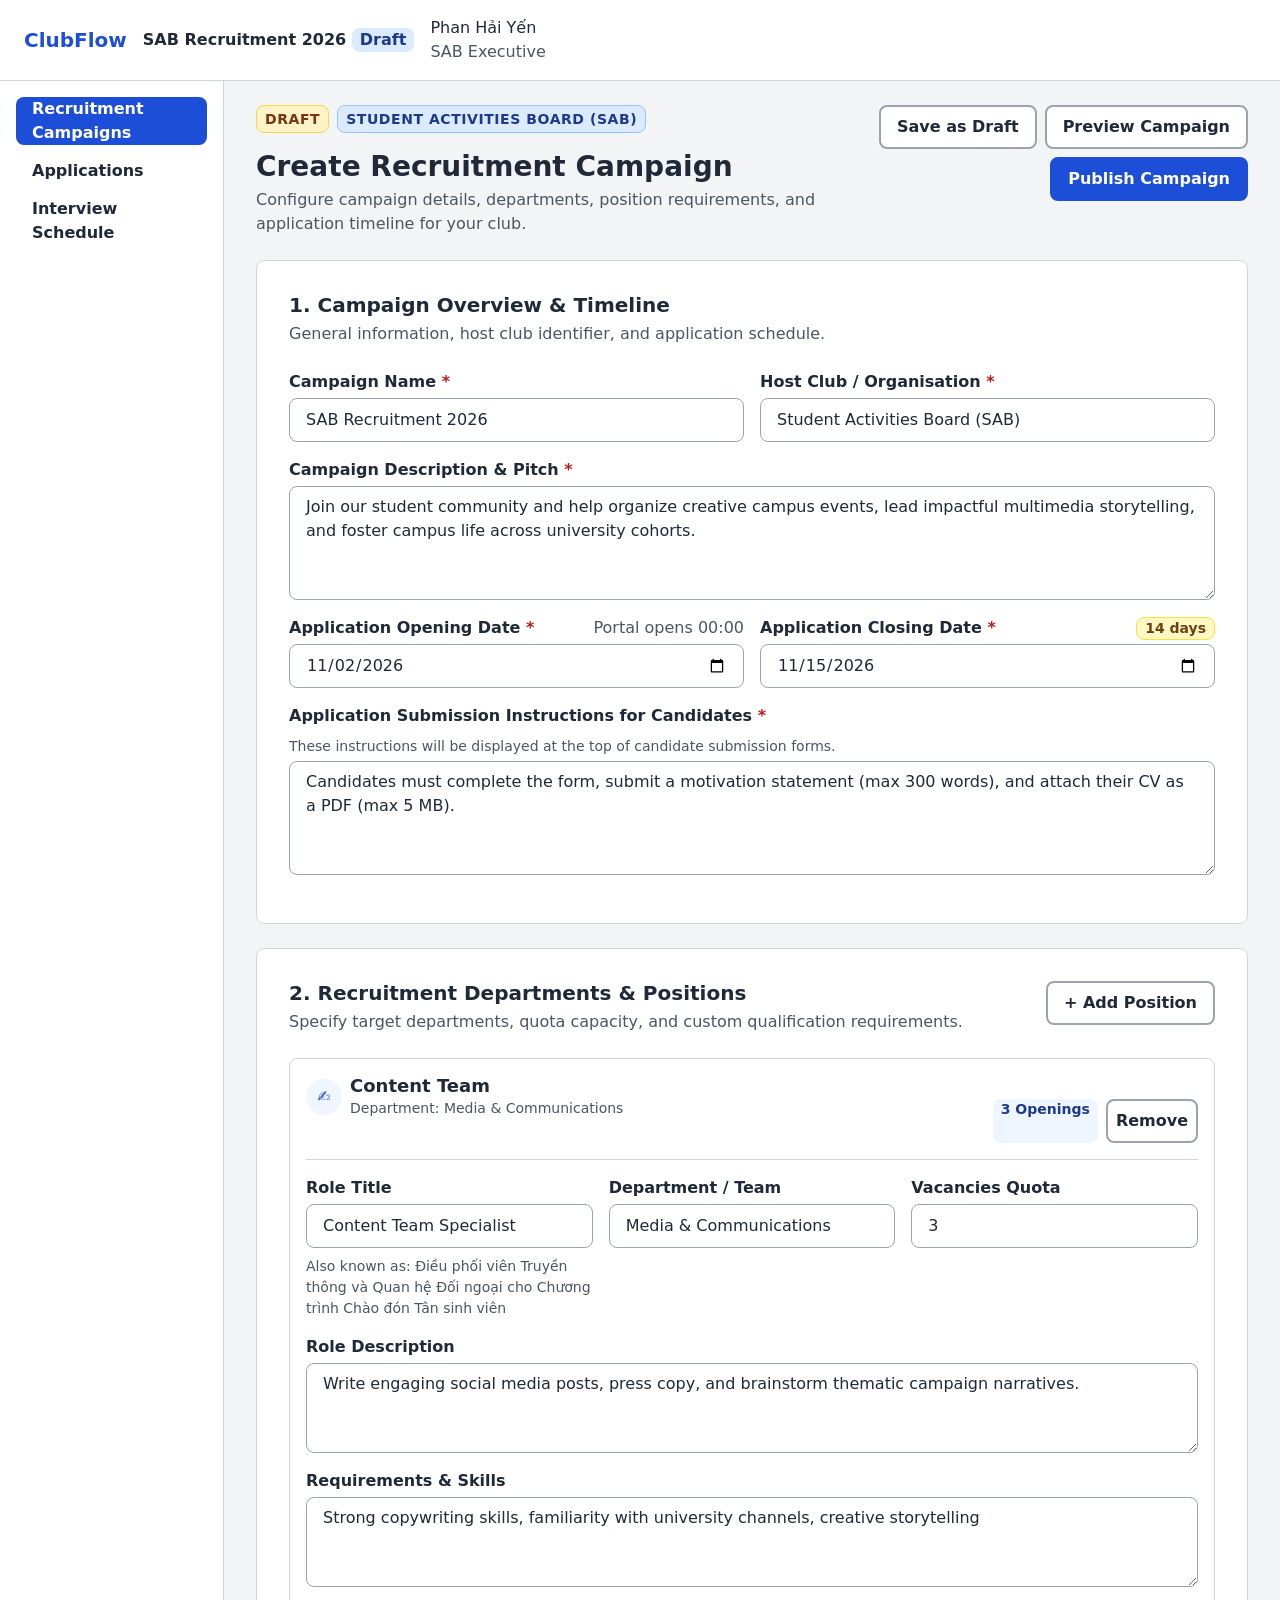
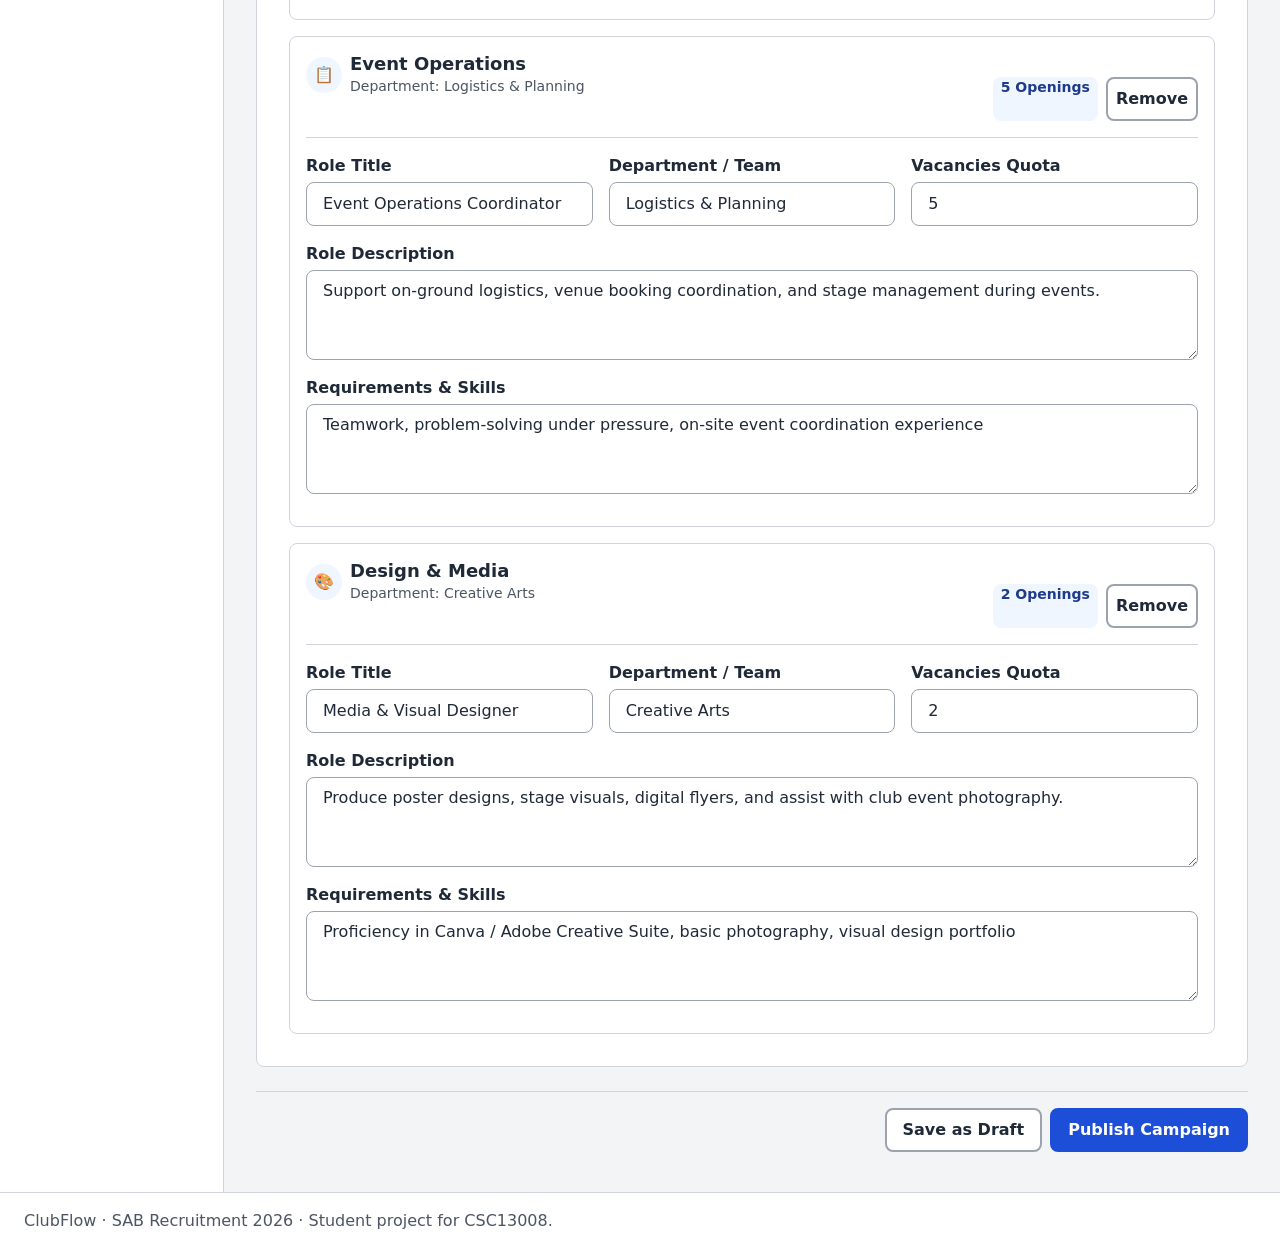
<file: index.html>
<!DOCTYPE html>
<html lang="en">
<head>
  <meta charset="utf-8">
  <meta name="viewport" content="width=device-width, initial-scale=1">
  <title>Create Recruitment Campaign — ClubFlow</title>
  <link rel="stylesheet" href="css/styles.css">
</head>
<body>

  <!-- ── App shell: header ──────────────────────────────────────────────── -->
  <header class="app-header">
    <p class="brand">ClubFlow</p>
    <p class="campaign-name">SAB Recruitment 2026 <span class="badge badge-info">Draft</span></p>
    <p class="user">Phan Hải Yến <span class="user-role">SAB Executive</span></p>
  </header>

  <!-- ── App shell: nav ────────────────────────────────────────────────── -->
  <nav class="app-nav" aria-label="Main">
    <ul class="nav-list">
      <li><a class="nav-link" href="index.html" aria-current="page">Recruitment Campaigns</a></li>
      <li><a class="nav-link" href="applications.html">Applications</a></li>
      <li><a class="nav-link" href="schedule.html">Interview Schedule</a></li>
    </ul>
  </nav>

  <!-- ── Main content ───────────────────────────────────────────────────── -->
  <main class="app-main">

    <!-- Page title block -->
    <div class="page-title campaign-page-title">
      <div>
        <div class="campaign-status-bar">
          <span class="status-tag status-tag-draft">Draft</span>
          <span class="status-tag status-tag-club">Student Activities Board (SAB)</span>
        </div>
        <h1>Create Recruitment Campaign</h1>
        <p class="lead">Configure campaign details, departments, position requirements, and application timeline for your club.</p>
      </div>
      <div class="campaign-top-actions">
        <button class="button button-secondary" type="button">Save as Draft</button>
        <button class="button button-secondary" type="button">Preview Campaign</button>
        <button class="button button-primary" type="submit" form="campaign-form">Publish Campaign</button>
      </div>
    </div>

    <!-- ── Campaign form ─────────────────────────────────────────────────── -->
    <form id="campaign-form" action="applications.html" method="get" novalidate>

      <!-- Section 1: Campaign Overview & Timeline -->
      <section class="form-section" aria-labelledby="section-overview">
        <div class="form-section-header">
          <h2 id="section-overview">1. Campaign Overview &amp; Timeline</h2>
          <p class="lead">General information, host club identifier, and application schedule.</p>
        </div>

        <!-- Campaign Name + Host Club -->
        <div class="field-row field-row--name-host">
          <div class="field">
            <label for="campaign-name">Campaign Name <span class="req" aria-hidden="true">*</span></label>
            <input
              id="campaign-name"
              name="campaign-name"
              type="text"
              value="SAB Recruitment 2026"
              aria-required="true"
              autocomplete="off"
            >
          </div>
          <div class="field">
            <label for="host-club">Host Club / Organisation <span class="req" aria-hidden="true">*</span></label>
            <input
              id="host-club"
              name="host-club"
              type="text"
              value="Student Activities Board (SAB)"
              aria-required="true"
              autocomplete="off"
            >
          </div>
        </div>

        <!-- Campaign Description -->
        <div class="field-row field-row--full">
          <div class="field">
            <label for="campaign-description">Campaign Description &amp; Pitch <span class="req" aria-hidden="true">*</span></label>
            <textarea
              id="campaign-description"
              name="campaign-description"
              rows="4"
              aria-required="true"
            >Join our student community and help organize creative campus events, lead impactful multimedia storytelling, and foster campus life across university cohorts.</textarea>
          </div>
        </div>

        <!-- Application Dates -->
        <div class="field-row field-row--dates">
          <div class="field">
            <div class="date-label-row">
              <label for="date-open">Application Opening Date <span class="req" aria-hidden="true">*</span></label>
              <span class="meta">Portal opens 00:00</span>
            </div>
            <input
              id="date-open"
              name="date-open"
              type="date"
              value="2026-11-02"
              required
            >
          </div>
          <div class="field">
            <div class="date-label-row">
              <label for="date-close">Application Closing Date <span class="req" aria-hidden="true">*</span></label>
              <span class="duration-badge">14 days</span>
            </div>
            <input
              id="date-close"
              name="date-close"
              type="date"
              value="2026-11-15"
              required
            >
          </div>
        </div>

        <!-- Submission Instructions -->
        <div class="field-row field-row--full">
          <div class="field">
            <label for="submission-instructions">
              Application Submission Instructions for Candidates <span class="req" aria-hidden="true">*</span>
            </label>
            <p class="field-hint" id="instructions-hint">These instructions will be displayed at the top of candidate submission forms.</p>
            <textarea
              id="submission-instructions"
              name="submission-instructions"
              rows="4"
              aria-required="true"
              aria-describedby="instructions-hint"
            >Candidates must complete the form, submit a motivation statement (max 300 words), and attach their CV as a PDF (max 5 MB).</textarea>
          </div>
        </div>

      </section><!-- /section 1 -->

      <!-- Section 2: Recruitment Departments & Positions -->
      <section class="form-section" aria-labelledby="section-positions">
        <div class="form-section-header-row">
          <div>
            <h2 id="section-positions">2. Recruitment Departments &amp; Positions</h2>
            <p class="lead">Specify target departments, quota capacity, and custom qualification requirements.</p>
          </div>
          <button class="button button-secondary" type="button">+ Add Position</button>
        </div>

        <!-- Position 1: Content Team -->
        <article class="position-card" aria-label="Position: Content Team">
          <div class="position-card-header">
            <div class="position-card-title">
              <span class="dept-icon" aria-hidden="true">✍</span>
              <div>
                <h3>Content Team</h3>
                <span class="dept-label">Department: Media &amp; Communications</span>
              </div>
            </div>
            <div class="actions">
              <span class="openings-badge">3 Openings</span>
              <button class="button button-secondary button-small" type="button" aria-label="Remove Content Team position">Remove</button>
            </div>
          </div>

          <div class="position-card-body">
            <fieldset>
              <legend class="sr-only">Content Team position details</legend>
              <div class="position-fields-row">
                <div class="field">
                  <label for="pos1-title">Role Title</label>
                  <!-- Long Vietnamese name — layout test item -->
                  <input
                    id="pos1-title"
                    name="pos1-title"
                    type="text"
                    value="Content Team Specialist"
                    autocomplete="off"
                  >
                  <p class="field-hint overflow-wrap-anywhere">Also known as: Điều phối viên Truyền thông và Quan hệ Đối ngoại cho Chương trình Chào đón Tân sinh viên</p>
                </div>
                <div class="field">
                  <label for="pos1-dept">Department / Team</label>
                  <input
                    id="pos1-dept"
                    name="pos1-dept"
                    type="text"
                    value="Media &amp; Communications"
                    autocomplete="off"
                  >
                </div>
                <div class="field field--quota">
                  <label for="pos1-quota">Vacancies Quota</label>
                  <input
                    id="pos1-quota"
                    name="pos1-quota"
                    type="number"
                    value="3"
                    min="1"
                    autocomplete="off"
                  >
                </div>
              </div>
              <div class="field-row field-row--full">
                <div class="field">
                  <label for="pos1-desc">Role Description</label>
                  <textarea id="pos1-desc" name="pos1-desc" rows="3">Write engaging social media posts, press copy, and brainstorm thematic campaign narratives.</textarea>
                </div>
              </div>
              <div class="field-row field-row--full">
                <div class="field">
                  <label for="pos1-skills">Requirements &amp; Skills</label>
                  <textarea id="pos1-skills" name="pos1-skills" rows="3">Strong copywriting skills, familiarity with university channels, creative storytelling</textarea>
                </div>
              </div>
            </fieldset>
          </div>
        </article><!-- /position 1 -->

        <!-- Position 2: Event Operations -->
        <article class="position-card" aria-label="Position: Event Operations">
          <div class="position-card-header">
            <div class="position-card-title">
              <span class="dept-icon" aria-hidden="true">📋</span>
              <div>
                <h3>Event Operations</h3>
                <span class="dept-label">Department: Logistics &amp; Planning</span>
              </div>
            </div>
            <div class="actions">
              <span class="openings-badge">5 Openings</span>
              <button class="button button-secondary button-small" type="button" aria-label="Remove Event Operations position">Remove</button>
            </div>
          </div>

          <div class="position-card-body">
            <fieldset>
              <legend class="sr-only">Event Operations position details</legend>
              <div class="position-fields-row">
                <div class="field">
                  <label for="pos2-title">Role Title</label>
                  <input
                    id="pos2-title"
                    name="pos2-title"
                    type="text"
                    value="Event Operations Coordinator"
                    autocomplete="off"
                  >
                </div>
                <div class="field">
                  <label for="pos2-dept">Department / Team</label>
                  <input
                    id="pos2-dept"
                    name="pos2-dept"
                    type="text"
                    value="Logistics &amp; Planning"
                    autocomplete="off"
                  >
                </div>
                <div class="field field--quota">
                  <label for="pos2-quota">Vacancies Quota</label>
                  <input
                    id="pos2-quota"
                    name="pos2-quota"
                    type="number"
                    value="5"
                    min="1"
                    autocomplete="off"
                  >
                </div>
              </div>
              <div class="field-row field-row--full">
                <div class="field">
                  <label for="pos2-desc">Role Description</label>
                  <textarea id="pos2-desc" name="pos2-desc" rows="3">Support on-ground logistics, venue booking coordination, and stage management during events.</textarea>
                </div>
              </div>
              <div class="field-row field-row--full">
                <div class="field">
                  <label for="pos2-skills">Requirements &amp; Skills</label>
                  <textarea id="pos2-skills" name="pos2-skills" rows="3">Teamwork, problem-solving under pressure, on-site event coordination experience</textarea>
                </div>
              </div>
            </fieldset>
          </div>
        </article><!-- /position 2 -->

        <!-- Position 3: Design & Media -->
        <article class="position-card" aria-label="Position: Design &amp; Media">
          <div class="position-card-header">
            <div class="position-card-title">
              <span class="dept-icon" aria-hidden="true">🎨</span>
              <div>
                <h3>Design &amp; Media</h3>
                <span class="dept-label">Department: Creative Arts</span>
              </div>
            </div>
            <div class="actions">
              <span class="openings-badge">2 Openings</span>
              <button class="button button-secondary button-small" type="button" aria-label="Remove Design and Media position">Remove</button>
            </div>
          </div>

          <div class="position-card-body">
            <fieldset>
              <legend class="sr-only">Design &amp; Media position details</legend>
              <div class="position-fields-row">
                <div class="field">
                  <label for="pos3-title">Role Title</label>
                  <input
                    id="pos3-title"
                    name="pos3-title"
                    type="text"
                    value="Media &amp; Visual Designer"
                    autocomplete="off"
                  >
                </div>
                <div class="field">
                  <label for="pos3-dept">Department / Team</label>
                  <input
                    id="pos3-dept"
                    name="pos3-dept"
                    type="text"
                    value="Creative Arts"
                    autocomplete="off"
                  >
                </div>
                <div class="field field--quota">
                  <label for="pos3-quota">Vacancies Quota</label>
                  <input
                    id="pos3-quota"
                    name="pos3-quota"
                    type="number"
                    value="2"
                    min="1"
                    autocomplete="off"
                  >
                </div>
              </div>
              <div class="field-row field-row--full">
                <div class="field">
                  <label for="pos3-desc">Role Description</label>
                  <textarea id="pos3-desc" name="pos3-desc" rows="3">Produce poster designs, stage visuals, digital flyers, and assist with club event photography.</textarea>
                </div>
              </div>
              <div class="field-row field-row--full">
                <div class="field">
                  <label for="pos3-skills">Requirements &amp; Skills</label>
                  <textarea id="pos3-skills" name="pos3-skills" rows="3">Proficiency in Canva / Adobe Creative Suite, basic photography, visual design portfolio</textarea>
                </div>
              </div>
            </fieldset>
          </div>
        </article><!-- /position 3 -->

      </section><!-- /section 2 -->

      <!-- ── Bottom action bar ──────────────────────────────────────────── -->
      <div class="campaign-bottom-actions">
        <button class="button button-secondary" type="button">Save as Draft</button>
        <!-- Primary action: submits form → applications.html -->
        <button class="button button-primary" type="submit">Publish Campaign</button>
      </div>

    </form><!-- /campaign form -->

  </main>

  <!-- ── App shell: footer ──────────────────────────────────────────────── -->
  <footer class="app-footer">
    <p>ClubFlow · SAB Recruitment 2026 · Student project for CSC13008.</p>
  </footer>

</body>
</html>
</file>
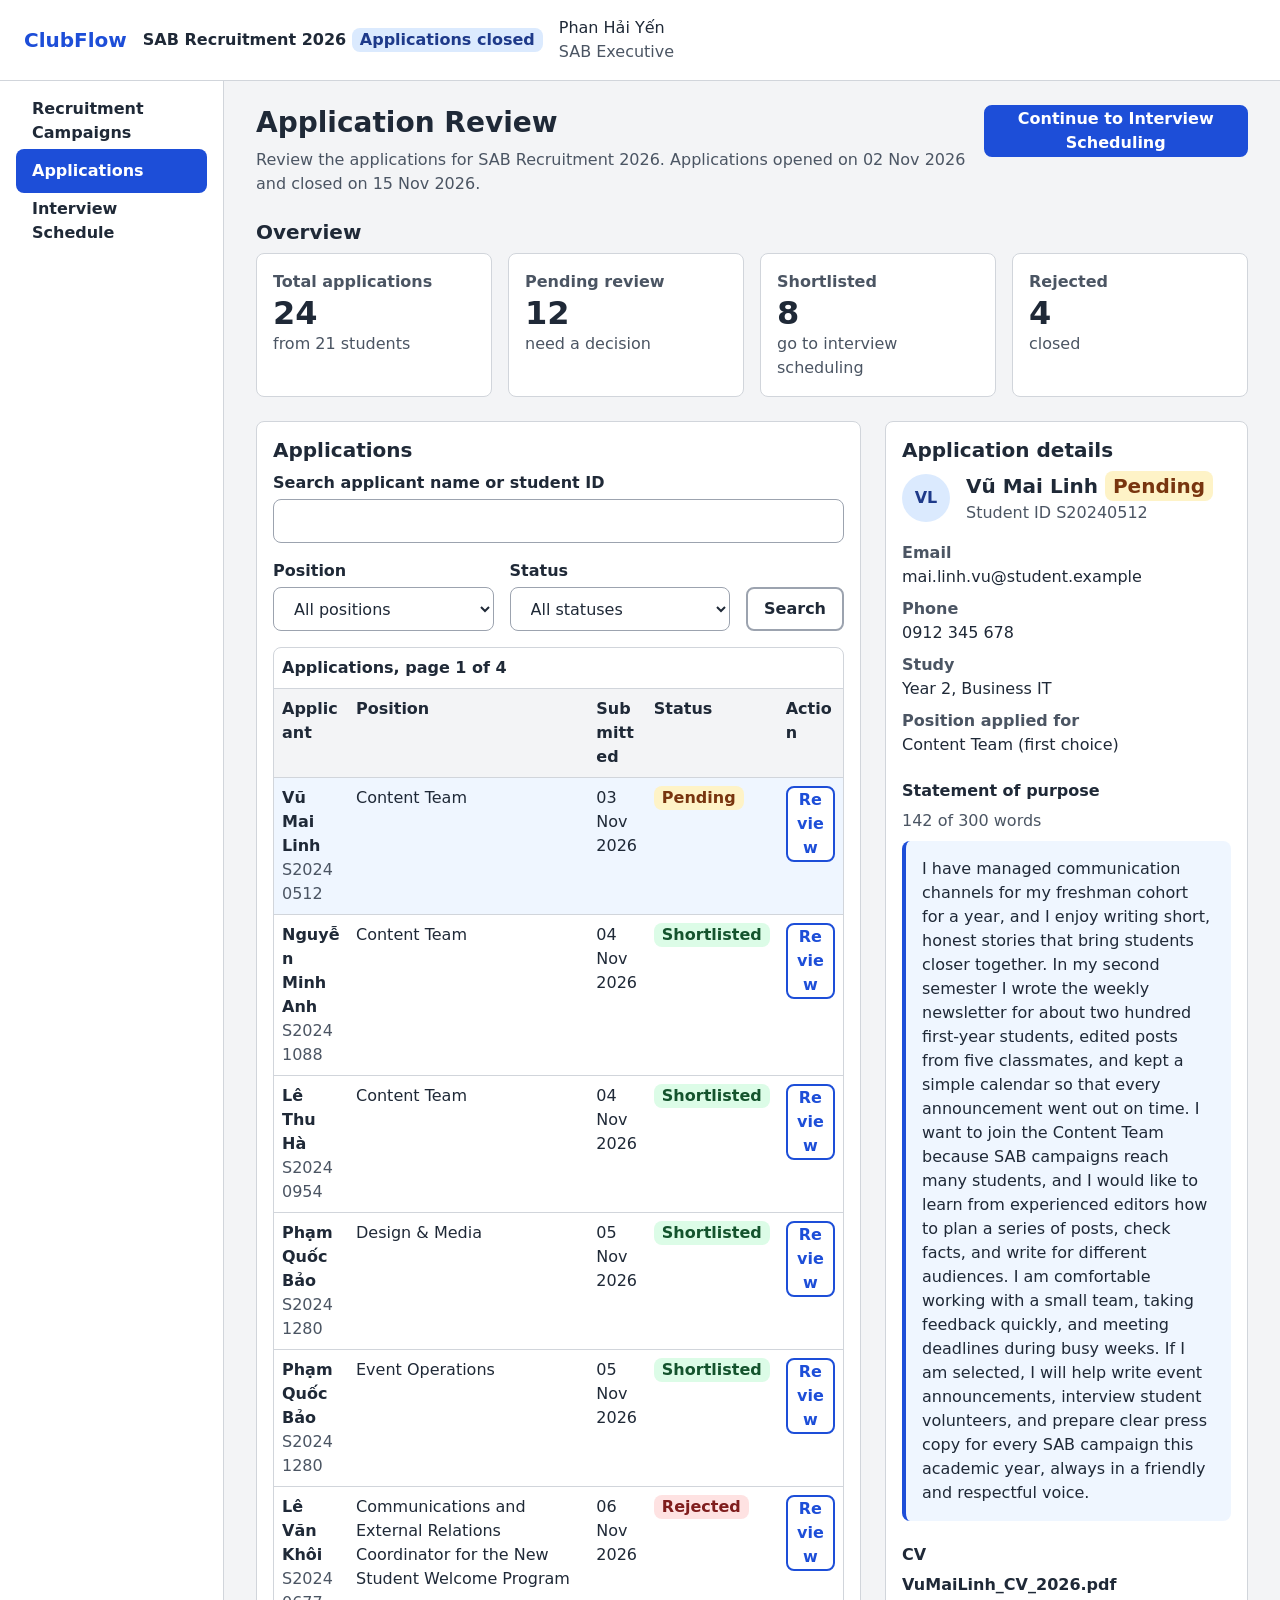
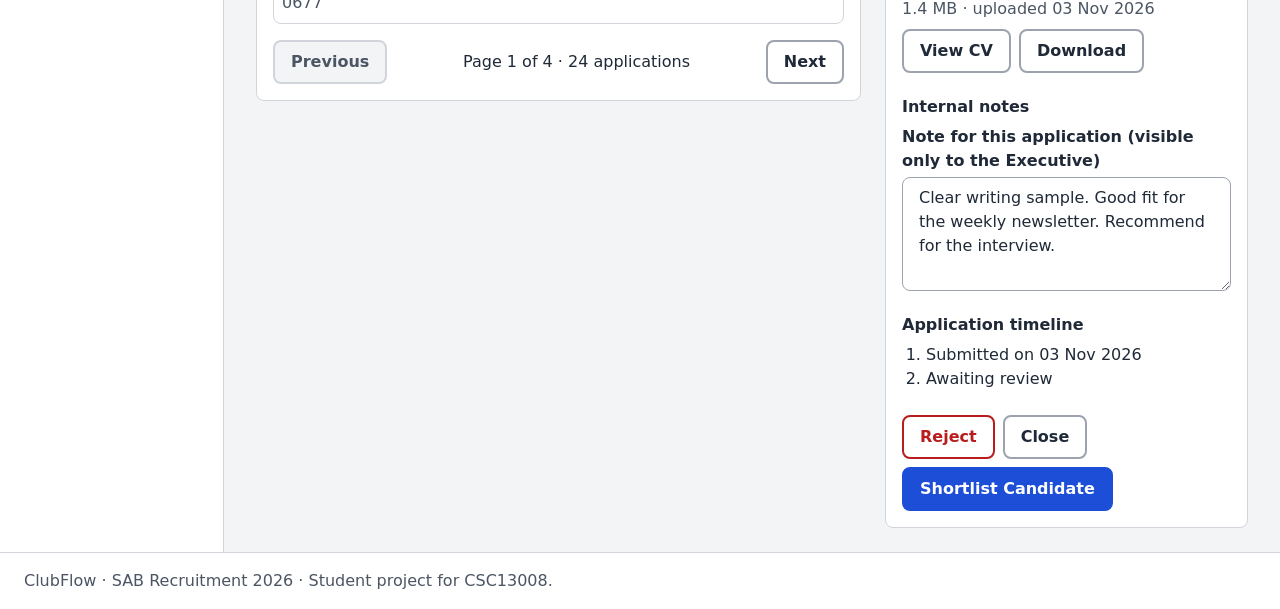
<file: applications.html>
<!DOCTYPE html>
<html lang="en">

<head>
  <meta charset="utf-8">
  <meta name="viewport" content="width=device-width, initial-scale=1">
  <title>Application Review — ClubFlow</title>
  <link rel="stylesheet" href="css/styles.css">
</head>

<body>
  <header class="app-header">
    <p class="brand">ClubFlow</p>
    <p class="campaign-name">SAB Recruitment 2026 <span class="badge badge-info">Applications closed</span></p>
    <p class="user">Phan Hải Yến <span class="user-role">SAB Executive</span></p>
  </header>

  <nav class="app-nav" aria-label="Main">
    <ul class="nav-list">
      <li><a class="nav-link" href="index.html">Recruitment Campaigns</a></li>
      <li><a class="nav-link" href="applications.html" aria-current="page">Applications</a></li>
      <li><a class="nav-link" href="schedule.html">Interview Schedule</a></li>
    </ul>
  </nav>

  <main class="app-main">
    <div class="page-title">
      <div>
        <h1>Application Review</h1>
        <p class="lead">Review the applications for SAB Recruitment 2026. Applications opened on 02 Nov 2026 and closed
          on 15 Nov 2026.</p>
      </div>
      <a class="button button-primary" href="schedule.html">Continue to Interview Scheduling</a>
    </div>

    <section aria-labelledby="overview-title">
      <h2 id="overview-title">Overview</h2>
      <dl class="stats">
        <div class="card stat">
          <dt>Total applications</dt>
          <dd class="stat-value">24</dd>
          <dd class="stat-note">from 21 students</dd>
        </div>
        <div class="card stat">
          <dt>Pending review</dt>
          <dd class="stat-value">12</dd>
          <dd class="stat-note">need a decision</dd>
        </div>
        <div class="card stat">
          <dt>Shortlisted</dt>
          <dd class="stat-value">8</dd>
          <dd class="stat-note">go to interview scheduling</dd>
        </div>
        <div class="card stat">
          <dt>Rejected</dt>
          <dd class="stat-value">4</dd>
          <dd class="stat-note">closed</dd>
        </div>
      </dl>
    </section>

    <div class="review">
      <section class="review-list card" aria-labelledby="list-title">
        <h2 id="list-title">Applications</h2>

        <form class="filters" role="search" aria-label="Filter applications">
          <div class="field">
            <label for="search">Search applicant name or student ID</label>
            <input id="search" name="search" type="search">
          </div>
          <div class="field">
            <label for="position">Position</label>
            <select id="position" name="position">
              <option>All positions</option>
              <option>Content Team</option>
              <option>Event Operations</option>
              <option>Design &amp; Media</option>
            </select>
          </div>
          <div class="field">
            <label for="status">Status</label>
            <select id="status" name="status">
              <option>All statuses</option>
              <option>Pending</option>
              <option>Shortlisted</option>
              <option>Rejected</option>
            </select>
          </div>
          <button class="button button-secondary" type="button">Search</button>
        </form>

        <div class="table-wrap" role="region" aria-labelledby="table-caption" tabindex="0">
          <table>
            <caption id="table-caption">Applications, page 1 of 4</caption>
            <thead>
              <tr>
                <th scope="col">Applicant</th>
                <th scope="col">Position</th>
                <th scope="col">Submitted</th>
                <th scope="col">Status</th>
                <th scope="col">Action</th>
              </tr>
            </thead>
            <tbody>
              <tr class="is-open">
                <th scope="row">Vũ Mai Linh<span class="cell-sub">S20240512</span></th>
                <td>Content Team</td>
                <td>03 Nov 2026</td>
                <td><span class="badge badge-pending">Pending</span></td>
                <td><button class="button button-small" type="button"
                    aria-label="Review Vũ Mai Linh, Content Team">Review</button></td>
              </tr>
              <tr>
                <th scope="row">Nguyễn Minh Anh<span class="cell-sub">S20241088</span></th>
                <td>Content Team</td>
                <td>04 Nov 2026</td>
                <td><span class="badge badge-ok">Shortlisted</span></td>
                <td><button class="button button-small" type="button"
                    aria-label="Review Nguyễn Minh Anh, Content Team">Review</button></td>
              </tr>
              <tr>
                <th scope="row">Lê Thu Hà<span class="cell-sub">S20240954</span></th>
                <td>Content Team</td>
                <td>04 Nov 2026</td>
                <td><span class="badge badge-ok">Shortlisted</span></td>
                <td><button class="button button-small" type="button"
                    aria-label="Review Lê Thu Hà, Content Team">Review</button></td>
              </tr>
              <tr>
                <th scope="row">Phạm Quốc Bảo<span class="cell-sub">S20241280</span></th>
                <td>Design &amp; Media</td>
                <td>05 Nov 2026</td>
                <td><span class="badge badge-ok">Shortlisted</span></td>
                <td><button class="button button-small" type="button"
                    aria-label="Review Phạm Quốc Bảo, Design and Media">Review</button></td>
              </tr>
              <tr>
                <th scope="row">Phạm Quốc Bảo<span class="cell-sub">S20241280</span></th>
                <td>Event Operations</td>
                <td>05 Nov 2026</td>
                <td><span class="badge badge-ok">Shortlisted</span></td>
                <td><button class="button button-small" type="button"
                    aria-label="Review Phạm Quốc Bảo, Event Operations">Review</button></td>
              </tr>
              <tr>
                <th scope="row">Lê Văn Khôi<span class="cell-sub">S20240677</span></th>
                <td>Communications and External Relations Coordinator for the New Student Welcome Program</td>
                <td>06 Nov 2026</td>
                <td><span class="badge badge-no">Rejected</span></td>
                <td><button class="button button-small" type="button"
                    aria-label="Review Lê Văn Khôi, Communications and External Relations Coordinator for the New Student Welcome Program">Review</button>
                </td>
              </tr>
            </tbody>
          </table>
        </div>

        <nav class="pager" aria-label="Application pages">
          <button class="button button-secondary" type="button" disabled>Previous</button>
          <p class="pager-info">Page 1 of 4 · 24 applications</p>
          <button class="button button-secondary" type="button">Next</button>
        </nav>
      </section>

      <section class="review-detail card" aria-labelledby="detail-title">
        <h2 id="detail-title">Application details</h2>
        <div class="person">
          <span class="avatar" aria-hidden="true">VL</span>
          <div>
            <p class="person-name">Vũ Mai Linh <span class="badge badge-pending">Pending</span></p>
            <p class="person-id">Student ID S20240512</p>
          </div>
        </div>
        <dl class="facts">
          <div>
            <dt>Email</dt>
            <dd>mai.linh.vu@student.example</dd>
          </div>
          <div>
            <dt>Phone</dt>
            <dd>0912 345 678</dd>
          </div>
          <div>
            <dt>Study</dt>
            <dd>Year 2, Business IT</dd>
          </div>
          <div>
            <dt>Position applied for</dt>
            <dd>Content Team (first choice)</dd>
          </div>
        </dl>

        <h3>Statement of purpose</h3>
        <p class="meta">142 of 300 words</p>
        <blockquote class="statement">
          <p>I have managed communication channels for my freshman cohort for a year, and I enjoy writing short, honest
            stories that bring students closer together. In my second semester I wrote the weekly newsletter for about
            two hundred first-year students, edited posts from five classmates, and kept a simple calendar so that every
            announcement went out on time. I want to join the Content Team because SAB campaigns reach many students,
            and I would like to learn from experienced editors how to plan a series of posts, check facts, and write for
            different audiences. I am comfortable working with a small team, taking feedback quickly, and meeting
            deadlines during busy weeks. If I am selected, I will help write event announcements, interview student
            volunteers, and prepare clear press copy for every SAB campaign this academic year, always in a friendly and
            respectful voice.</p>
        </blockquote>

        <h3>CV</h3>
        <div class="file">
          <p class="file-name">VuMaiLinh_CV_2026.pdf <span class="meta">1.4 MB · uploaded 03 Nov 2026</span></p>
          <div class="file-actions">
            <button class="button button-secondary" type="button">View CV</button>
            <button class="button button-secondary" type="button">Download</button>
          </div>
        </div>

        <h3>Internal notes</h3>
        <div class="field">
          <label for="notes">Note for this application (visible only to the Executive)</label>
          <textarea id="notes" name="notes"
            rows="4">Clear writing sample. Good fit for the weekly newsletter. Recommend for the interview.</textarea>
        </div>

        <h3>Application timeline</h3>
        <ol class="timeline">
          <li>Submitted on 03 Nov 2026</li>
          <li>Awaiting review</li>
        </ol>

        <div class="actions">
          <button class="button button-danger" type="button">Reject</button>
          <button class="button button-secondary" type="button">Close</button>
          <button class="button button-primary" type="button">Shortlist Candidate</button>
        </div>
      </section>
    </div>
  </main>

  <footer class="app-footer">
    <p>ClubFlow · SAB Recruitment 2026 · Student project for CSC13008.</p>
  </footer>
</body>

</html>
</file>
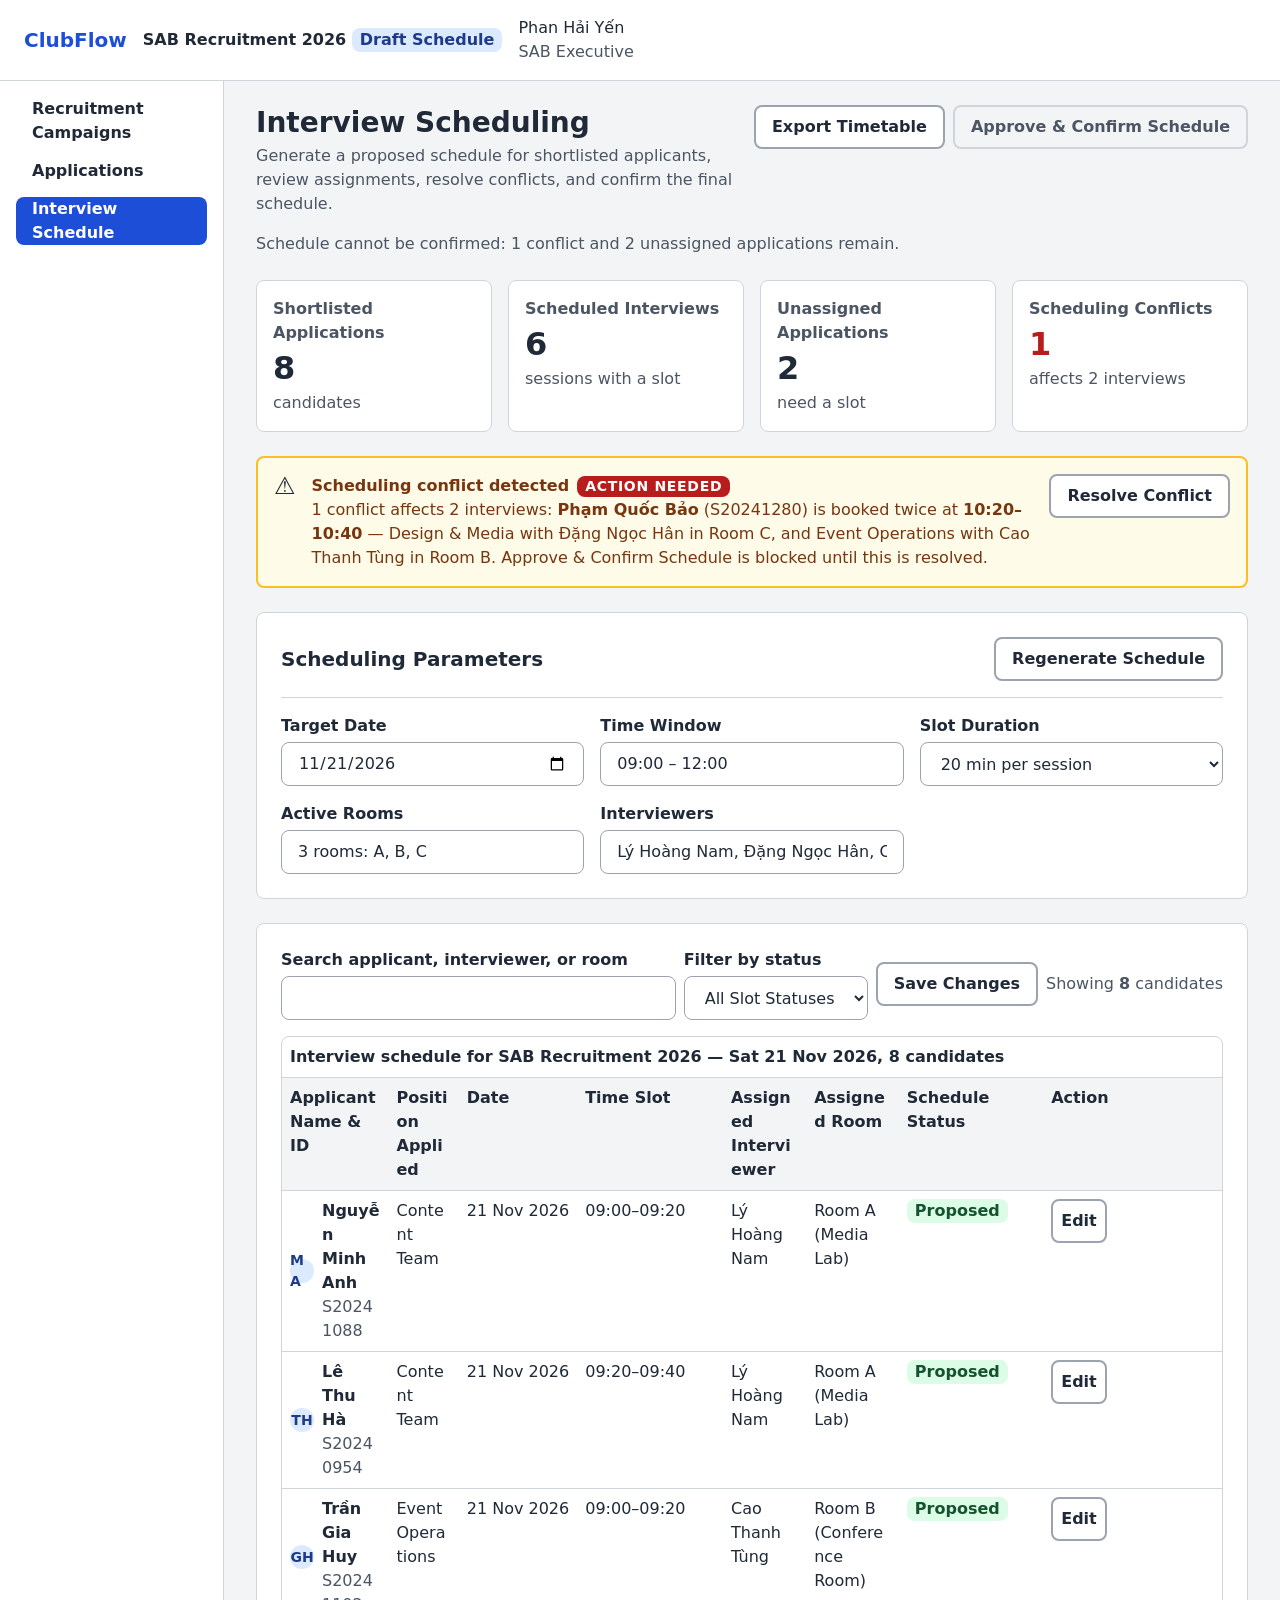
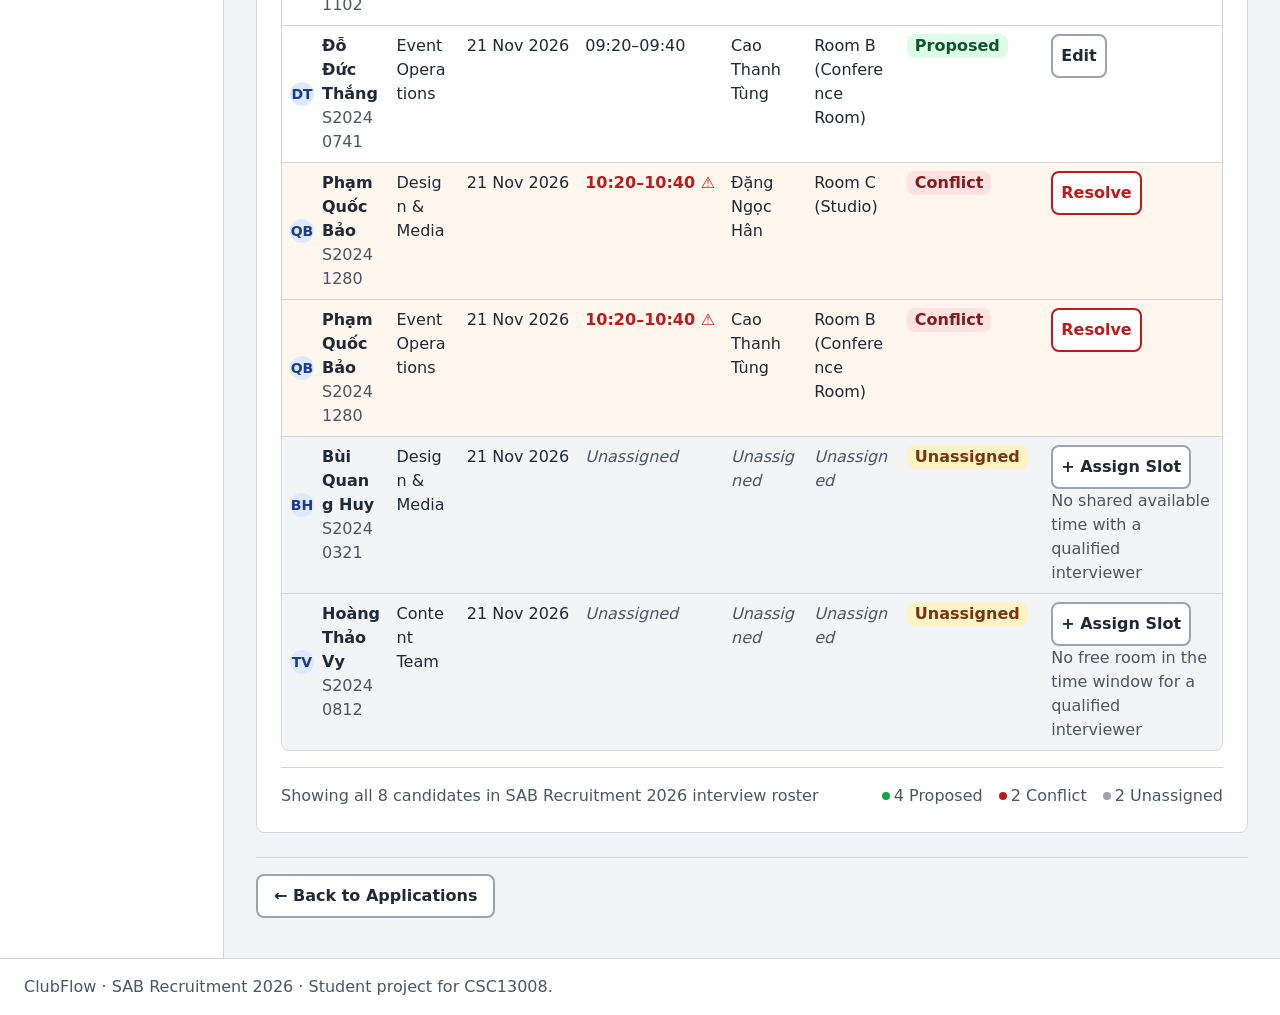
<file: schedule.html>
<!DOCTYPE html>
<html lang="en">
<head>
  <meta charset="utf-8">
  <meta name="viewport" content="width=device-width, initial-scale=1">
  <title>Interview Scheduling — ClubFlow</title>
  <link rel="stylesheet" href="css/styles.css">
</head>
<body>
  <header class="app-header">
    <p class="brand">ClubFlow</p>
    <p class="campaign-name">SAB Recruitment 2026 <span class="badge badge-info">Draft Schedule</span></p>
    <p class="user">Phan Hải Yến <span class="user-role">SAB Executive</span></p>
  </header>

  <nav class="app-nav" aria-label="Main">
    <ul class="nav-list">
      <li><a class="nav-link" href="index.html">Recruitment Campaigns</a></li>
      <li><a class="nav-link" href="applications.html">Applications</a></li>
      <li><a class="nav-link" href="schedule.html" aria-current="page">Interview Schedule</a></li>
    </ul>
  </nav>

  <main class="app-main">

    <!-- Page title block -->
    <div class="schedule-page-title">
      <div class="schedule-title-row">
        <div>
          <h1>Interview Scheduling</h1>
          <p class="lead">Generate a proposed schedule for shortlisted applicants, review assignments, resolve conflicts, and confirm the final schedule.</p>
        </div>
        <!-- Export and Approve live here; flex: none keeps Approve from wrapping -->
        <div class="schedule-title-actions">
          <button class="button button-secondary" type="button">Export Timetable</button>
          <button
            class="button button-primary"
            type="button"
            disabled
            aria-describedby="approve-blocked-reason"
          >Approve &amp; Confirm Schedule</button>
        </div>
      </div>
      <p id="approve-blocked-reason" class="meta">
        Schedule cannot be confirmed: 1 conflict and 2 unassigned applications remain.
      </p>
    </div>

    <!-- ── Summary stat cards ───────────────────────────────────────────── -->
    <dl class="stats">
      <div class="card stat schedule-stat">
        <dt>Shortlisted Applications</dt>
        <dd class="stat-value">8</dd>
        <dd class="stat-note">candidates</dd>
      </div>
      <div class="card stat schedule-stat">
        <dt>Scheduled Interviews</dt>
        <dd class="stat-value">6</dd>
        <dd class="stat-note">sessions with a slot</dd>
      </div>
      <div class="card stat schedule-stat">
        <dt>Unassigned Applications</dt>
        <dd class="stat-value">2</dd>
        <dd class="stat-note">need a slot</dd>
      </div>
      <div class="card stat schedule-stat stat-conflict">
        <dt>Scheduling Conflicts</dt>
        <dd class="stat-value">1</dd>
        <dd class="stat-note">affects 2 interviews</dd>
      </div>
    </dl>

    <!-- ── Conflict banner ──────────────────────────────────────────────── -->
    <div class="conflict-banner" role="alert">
      <span class="conflict-banner-icon" aria-hidden="true">⚠</span>
      <div class="conflict-banner-body">
        <p class="conflict-banner-title">
          Scheduling conflict detected
          <span class="conflict-tag">Action needed</span>
        </p>
        <p>
          1 conflict affects 2 interviews:
          <strong>Phạm Quốc Bảo</strong> (S20241280) is booked twice at
          <strong>10:20–10:40</strong> — Design &amp; Media with Đặng Ngọc Hân in Room C,
          and Event Operations with Cao Thanh Tùng in Room B.
          Approve &amp; Confirm Schedule is blocked until this is resolved.
        </p>
      </div>
      <div class="conflict-banner-action">
        <button class="button button-secondary" type="button">Resolve Conflict</button>
      </div>
    </div>

    <!-- ── Scheduling parameters form ───────────────────────────────────── -->
    <section class="params-section" aria-labelledby="params-title">
      <div class="params-header">
        <h2 id="params-title">Scheduling Parameters</h2>
        <button class="button button-secondary" type="button">Regenerate Schedule</button>
      </div>

      <form aria-label="Scheduling parameters" novalidate>
        <div class="params-fields">
          <div class="field">
            <label for="param-date">Target Date</label>
            <input id="param-date" name="param-date" type="date" value="2026-11-21">
          </div>
          <div class="field">
            <label for="param-window">Time Window</label>
            <input id="param-window" name="param-window" type="text" value="09:00 – 12:00" readonly>
          </div>
          <div class="field">
            <label for="param-slot">Slot Duration</label>
            <select id="param-slot" name="param-slot">
              <option selected>20 min per session</option>
              <option>30 min per session</option>
              <option>15 min per session</option>
            </select>
          </div>
          <div class="field">
            <label for="param-rooms">Active Rooms</label>
            <input id="param-rooms" name="param-rooms" type="text" value="3 rooms: A, B, C" readonly>
          </div>
          <div class="field">
            <label for="param-interviewers">Interviewers</label>
            <input id="param-interviewers" name="param-interviewers" type="text" value="Lý Hoàng Nam, Đặng Ngọc Hân, Cao Thanh Tùng" readonly>
          </div>
        </div>
      </form>
    </section>

    <!-- ── Schedule table ───────────────────────────────────────────────── -->
    <section class="schedule-section" aria-labelledby="table-section-title">
      <h2 id="table-section-title" class="sr-only">Interview Schedule</h2>

      <!-- Toolbar -->
      <div class="schedule-toolbar">
        <div class="field">
          <label for="table-search">Search applicant, interviewer, or room</label>
          <input id="table-search" name="table-search" type="search">
        </div>
        <div class="toolbar-right">
          <div class="field">
            <label for="filter-status">Filter by status</label>
            <select id="filter-status" name="filter-status">
              <option>All Slot Statuses</option>
              <option>Proposed</option>
              <option>Conflict</option>
              <option>Unassigned</option>
            </select>
          </div>
          <button class="button button-secondary" type="button">Save Changes</button>
          <p class="showing-count">Showing <strong>8</strong> candidates</p>
        </div>
      </div>

      <!-- Scrollable table region -->
      <div
        class="table-wrap"
        role="region"
        aria-labelledby="schedule-table-caption"
        tabindex="0"
      >
        <table>
          <caption id="schedule-table-caption">
            Interview schedule for SAB Recruitment 2026 — Sat 21 Nov 2026, 8 candidates
          </caption>
          <thead>
            <tr>
              <th scope="col">Applicant Name &amp; ID</th>
              <th scope="col">Position Applied</th>
              <th scope="col">Date</th>
              <th scope="col">Time Slot</th>
              <th scope="col">Assigned Interviewer</th>
              <th scope="col">Assigned Room</th>
              <th scope="col">Schedule Status</th>
              <th scope="col">Action</th>
            </tr>
          </thead>
          <tbody>

            <!-- Row 1: Nguyễn Minh Anh — Proposed -->
            <tr>
              <th scope="row">
                <div class="applicant-cell">
                  <span class="avatar-sm" aria-hidden="true">MA</span>
                  <span>
                    <span class="applicant-name">Nguyễn Minh Anh</span>
                    <span class="cell-sub">S20241088</span>
                  </span>
                </div>
              </th>
              <td>Content Team</td>
              <td class="cell-date">21 Nov 2026</td>
              <td class="time-slot">09:00–09:20</td>
              <td>Lý Hoàng Nam</td>
              <td>Room A (Media Lab)</td>
              <td><span class="badge badge-ok">Proposed</span></td>
              <td><button class="button button-small button-secondary" type="button" aria-label="Edit slot for Nguyễn Minh Anh">Edit</button></td>
            </tr>

            <!-- Row 2: Lê Thu Hà — Proposed -->
            <tr>
              <th scope="row">
                <div class="applicant-cell">
                  <span class="avatar-sm" aria-hidden="true">TH</span>
                  <span>
                    <span class="applicant-name">Lê Thu Hà</span>
                    <span class="cell-sub">S20240954</span>
                  </span>
                </div>
              </th>
              <td>Content Team</td>
              <td class="cell-date">21 Nov 2026</td>
              <td class="time-slot">09:20–09:40</td>
              <td>Lý Hoàng Nam</td>
              <td>Room A (Media Lab)</td>
              <td><span class="badge badge-ok">Proposed</span></td>
              <td><button class="button button-small button-secondary" type="button" aria-label="Edit slot for Lê Thu Hà">Edit</button></td>
            </tr>

            <!-- Row 3: Trần Gia Huy — Proposed -->
            <tr>
              <th scope="row">
                <div class="applicant-cell">
                  <span class="avatar-sm" aria-hidden="true">GH</span>
                  <span>
                    <span class="applicant-name">Trần Gia Huy</span>
                    <span class="cell-sub">S20241102</span>
                  </span>
                </div>
              </th>
              <td>Event Operations</td>
              <td class="cell-date">21 Nov 2026</td>
              <td class="time-slot">09:00–09:20</td>
              <td>Cao Thanh Tùng</td>
              <td>Room B (Conference Room)</td>
              <td><span class="badge badge-ok">Proposed</span></td>
              <td><button class="button button-small button-secondary" type="button" aria-label="Edit slot for Trần Gia Huy">Edit</button></td>
            </tr>

            <!-- Row 4: Đỗ Đức Thắng — Proposed -->
            <tr>
              <th scope="row">
                <div class="applicant-cell">
                  <span class="avatar-sm" aria-hidden="true">DT</span>
                  <span>
                    <span class="applicant-name">Đỗ Đức Thắng</span>
                    <span class="cell-sub">S20240741</span>
                  </span>
                </div>
              </th>
              <td>Event Operations</td>
              <td class="cell-date">21 Nov 2026</td>
              <td class="time-slot">09:20–09:40</td>
              <td>Cao Thanh Tùng</td>
              <td>Room B (Conference Room)</td>
              <td><span class="badge badge-ok">Proposed</span></td>
              <td><button class="button button-small button-secondary" type="button" aria-label="Edit slot for Đỗ Đức Thắng">Edit</button></td>
            </tr>

            <!-- Row 5: Phạm Quốc Bảo (Design & Media) — CONFLICT -->
            <tr class="row-conflict">
              <th scope="row">
                <div class="applicant-cell">
                  <span class="avatar-sm" aria-hidden="true">QB</span>
                  <span>
                    <span class="applicant-name">Phạm Quốc Bảo</span>
                    <span class="cell-sub">S20241280</span>
                  </span>
                </div>
              </th>
              <td>Design &amp; Media</td>
              <td class="cell-date">21 Nov 2026</td>
              <td class="time-slot time-slot-conflict" aria-label="Time slot 10:20 to 10:40 — conflict">10:20–10:40 ⚠</td>
              <td>Đặng Ngọc Hân</td>
              <td>Room C (Studio)</td>
              <td><span class="badge badge-no">Conflict</span></td>
              <td><button class="button button-small button-danger" type="button" aria-label="Resolve conflict for Phạm Quốc Bảo, Design and Media">Resolve</button></td>
            </tr>

            <!-- Row 6: Phạm Quốc Bảo (Event Operations) — CONFLICT -->
            <tr class="row-conflict">
              <th scope="row">
                <div class="applicant-cell">
                  <span class="avatar-sm" aria-hidden="true">QB</span>
                  <span>
                    <span class="applicant-name">Phạm Quốc Bảo</span>
                    <span class="cell-sub">S20241280</span>
                  </span>
                </div>
              </th>
              <td>Event Operations</td>
              <td class="cell-date">21 Nov 2026</td>
              <td class="time-slot time-slot-conflict" aria-label="Time slot 10:20 to 10:40 — conflict">10:20–10:40 ⚠</td>
              <td>Cao Thanh Tùng</td>
              <td>Room B (Conference Room)</td>
              <td><span class="badge badge-no">Conflict</span></td>
              <td><button class="button button-small button-danger" type="button" aria-label="Resolve conflict for Phạm Quốc Bảo, Event Operations">Resolve</button></td>
            </tr>

            <!-- Row 7: Bùi Quang Huy — Unassigned -->
            <tr class="row-unassigned">
              <th scope="row">
                <div class="applicant-cell">
                  <span class="avatar-sm" aria-hidden="true">BH</span>
                  <span>
                    <span class="applicant-name">Bùi Quang Huy</span>
                    <span class="cell-sub">S20240321</span>
                  </span>
                </div>
              </th>
              <td>Design &amp; Media</td>
              <td class="cell-date">21 Nov 2026</td>
              <td class="cell-unassigned">Unassigned</td>
              <td class="cell-unassigned">Unassigned</td>
              <td class="cell-unassigned">Unassigned</td>
              <td><span class="badge badge-pending">Unassigned</span></td>
              <td>
                <button class="button button-small button-secondary" type="button" aria-label="+ Assign Slot for Bùi Quang Huy">
                  + Assign Slot
                </button>
                <span class="cell-reason">No shared available time with a qualified interviewer</span>
              </td>
            </tr>

            <!-- Row 8: Hoàng Thảo Vy — Unassigned -->
            <tr class="row-unassigned">
              <th scope="row">
                <div class="applicant-cell">
                  <span class="avatar-sm" aria-hidden="true">TV</span>
                  <span>
                    <span class="applicant-name">Hoàng Thảo Vy</span>
                    <span class="cell-sub">S20240812</span>
                  </span>
                </div>
              </th>
              <td>Content Team</td>
              <td class="cell-date">21 Nov 2026</td>
              <td class="cell-unassigned">Unassigned</td>
              <td class="cell-unassigned">Unassigned</td>
              <td class="cell-unassigned">Unassigned</td>
              <td><span class="badge badge-pending">Unassigned</span></td>
              <td>
                <button class="button button-small button-secondary" type="button" aria-label="+ Assign Slot for Hoàng Thảo Vy">
                  + Assign Slot
                </button>
                <span class="cell-reason">No free room in the time window for a qualified interviewer</span>
              </td>
            </tr>

          </tbody>
        </table>
      </div><!-- /table-wrap -->

      <!-- Table footer / legend -->
      <div class="schedule-table-footer">
        <p class="table-count-note">
          Showing all 8 candidates in SAB Recruitment 2026 interview roster
        </p>
        <ul class="legend" aria-label="Schedule status legend">
          <li class="legend-item">
            <span class="legend-dot legend-dot-proposed" aria-hidden="true"></span>
            4 Proposed
          </li>
          <li class="legend-item">
            <span class="legend-dot legend-dot-conflict" aria-hidden="true"></span>
            2 Conflict
          </li>
          <li class="legend-item">
            <span class="legend-dot legend-dot-unassigned" aria-hidden="true"></span>
            2 Unassigned
          </li>
        </ul>
      </div>

    </section><!-- /schedule-section -->

    <!-- ── Bottom action bar ─────────────────────────────────────────────── -->
    <div class="schedule-bottom-actions" role="group" aria-label="Schedule actions">
      <a class="button button-secondary" href="applications.html">← Back to Applications</a>
    </div>

  </main>

  <footer class="app-footer">
    <p>ClubFlow · SAB Recruitment 2026 · Student project for CSC13008.</p>
  </footer>

</body>
</html>
</file>
<file: css/styles.css>
/* ClubFlow prototype styles. Plain CSS, mobile first (360 px base),
   breakpoints at 768 px and 1280 px (min-width only). */

/* 1. Tokens: one spacing scale and one set of colours */
:root {
  --space-1: 4px;
  --space-2: 8px;
  --space-3: 16px;
  --space-4: 24px;
  --space-5: 32px;
  --space-6: 48px;

  --color-bg: #f3f4f6;
  --color-surface: #ffffff;
  --color-text: #1f2937;
  --color-muted: #4b5563;
  --color-border: #9ca3af;
  --color-line: #d1d5db;
  --color-primary: #1d4ed8;
  --color-primary-dark: #1e40af;
  --color-on-primary: #ffffff;
  --color-danger: #b91c1c;
  --color-focus: #1e3a8a;

  --radius: 8px;
  --control-height: 44px;
}

/* 2. Base */
* {
  box-sizing: border-box;
}

html {
  font-size: 100%;
}

body {
  margin: 0;
  font-family: system-ui, -apple-system, "Segoe UI", Roboto, Arial, sans-serif;
  font-size: 1rem;
  line-height: 1.5;
  color: var(--color-text);
  background: var(--color-bg);
  display: grid;
  grid-template-columns: minmax(0, 1fr);
  grid-template-areas:
    "header"
    "nav"
    "main"
    "footer";
  min-height: 100vh;
  grid-template-rows: auto auto 1fr auto;
}

h1,
h2,
h3 {
  margin: 0 0 var(--space-2);
  line-height: 1.25;
}

h1 {
  font-size: 1.75rem;
}

h2 {
  font-size: 1.25rem;
}

h3 {
  font-size: 1rem;
  margin-top: var(--space-4);
}

p {
  margin: 0 0 var(--space-2);
}

img,
table {
  max-width: 100%;
}

a {
  color: var(--color-primary);
}

:focus-visible {
  outline: 3px solid var(--color-focus);
  outline-offset: 2px;
}

/* 3. App shell: header, nav, main, footer */
.app-header {
  grid-area: header;
  display: flex;
  flex-wrap: wrap;
  align-items: center;
  gap: var(--space-1) var(--space-3);
  padding: var(--space-3);
  background: var(--color-surface);
  border-bottom: 1px solid var(--color-line);
}

.app-header p {
  margin: 0;
}

.brand {
  font-weight: 700;
  font-size: 1.25rem;
  color: var(--color-primary);
}

.campaign-name {
  font-weight: 600;
}

.user {
  margin-left: auto;
}

.user-role {
  display: block;
  color: var(--color-muted);
}

.app-nav {
  grid-area: nav;
  background: var(--color-surface);
  border-bottom: 1px solid var(--color-line);
}

.nav-list {
  display: flex;
  flex-wrap: wrap;
  gap: var(--space-1) var(--space-2);
  list-style: none;
  margin: 0;
  padding: var(--space-2) var(--space-3);
}

.nav-link {
  display: flex;
  align-items: center;
  min-height: var(--control-height);
  padding: 0 var(--space-3);
  border-radius: var(--radius);
  color: var(--color-text);
  text-decoration: none;
  font-weight: 600;
}

.nav-link:hover {
  background: var(--color-bg);
}

.nav-link[aria-current="page"] {
  background: var(--color-primary);
  color: var(--color-on-primary);
}

.app-main {
  grid-area: main;
  min-width: 0;
  padding: var(--space-3);
}

.app-footer {
  grid-area: footer;
  padding: var(--space-3);
  border-top: 1px solid var(--color-line);
  background: var(--color-surface);
  color: var(--color-muted);
}

.app-footer p {
  margin: 0;
}

/* 4. Components */
.page-title {
  display: flex;
  flex-direction: column;
  gap: var(--space-3);
  margin-bottom: var(--space-4);
}

.lead {
  color: var(--color-muted);
  margin: 0;
}

.card {
  background: var(--color-surface);
  border: 1px solid var(--color-line);
  border-radius: var(--radius);
  padding: var(--space-3);
}

.button {
  display: inline-flex;
  align-items: center;
  justify-content: center;
  min-height: var(--control-height);
  padding: 0 var(--space-3);
  border: 2px solid var(--color-primary);
  border-radius: var(--radius);
  background: var(--color-surface);
  color: var(--color-primary);
  font: inherit;
  font-weight: 600;
  text-align: center;
  text-decoration: none;
  cursor: pointer;
}

.button:hover {
  background: var(--color-bg);
}

.button-primary {
  background: var(--color-primary);
  color: var(--color-on-primary);
}

.button-primary:hover {
  background: var(--color-primary-dark);
}

.button-secondary {
  border-color: var(--color-border);
  color: var(--color-text);
}

.button-danger {
  border-color: var(--color-danger);
  color: var(--color-danger);
}

.button-small {
  padding: 0 var(--space-2);
}

.button:disabled {
  color: var(--color-muted);
  border-color: var(--color-line);
  background: var(--color-bg);
  cursor: not-allowed;
}

.badge {
  display: inline-block;
  padding: 0 var(--space-2);
  border-radius: var(--radius);
  font-weight: 600;
  white-space: nowrap;
}

.badge-pending {
  background: #fef3c7;
  color: #78350f;
}

.badge-ok {
  background: #dcfce7;
  color: #14532d;
}

.badge-no {
  background: #fee2e2;
  color: #7f1d1d;
}

.badge-info {
  background: #dbeafe;
  color: #1e3a8a;
}

.field {
  display: flex;
  flex-direction: column;
  gap: var(--space-1);
  min-width: 0;
}

.field label {
  font-weight: 600;
}

.field input,
.field select,
.field textarea {
  width: 100%;
  min-height: var(--control-height);
  padding: var(--space-2) var(--space-3);
  border: 1px solid var(--color-border);
  border-radius: var(--radius);
  background: var(--color-surface);
  color: var(--color-text);
  font: inherit;
}

.field textarea {
  resize: vertical;
}

.meta {
  color: var(--color-muted);
}

/* Statistics */
.stats {
  display: grid;
  grid-template-columns: minmax(0, 1fr);
  gap: var(--space-3);
  margin: 0 0 var(--space-4);
}

.stat dt {
  font-weight: 600;
  color: var(--color-muted);
}

.stat dd {
  margin: 0;
}

.stat-value {
  font-size: 2rem;
  font-weight: 700;
  line-height: 1.2;
}

.stat-note {
  color: var(--color-muted);
}

/* Tables: the wrapper scrolls, the page does not */
.table-wrap {
  overflow-x: auto;
  border: 1px solid var(--color-line);
  border-radius: var(--radius);
}

table {
  width: 100%;
  border-collapse: collapse;
}

caption {
  padding: var(--space-2);
  text-align: left;
  font-weight: 600;
}

th,
td {
  padding: var(--space-2);
  border-top: 1px solid var(--color-line);
  text-align: left;
  vertical-align: top;
}

thead th {
  background: var(--color-bg);
}

tbody th {
  font-weight: 600;
}

.cell-sub {
  display: block;
  font-weight: 400;
  color: var(--color-muted);
}

tr.is-open {
  background: #eff6ff;
}

/* Application Review */
.review {
  display: grid;
  grid-template-columns: minmax(0, 1fr);
  gap: var(--space-4);
}

.filters {
  display: grid;
  grid-template-columns: minmax(0, 1fr);
  gap: var(--space-3);
  align-items: end;
  margin-bottom: var(--space-3);
}

.pager {
  display: flex;
  flex-wrap: wrap;
  align-items: center;
  justify-content: space-between;
  gap: var(--space-2);
  margin-top: var(--space-3);
}

.pager-info {
  margin: 0;
}

.person {
  display: flex;
  align-items: center;
  gap: var(--space-3);
  margin-bottom: var(--space-3);
}

.avatar {
  display: inline-flex;
  align-items: center;
  justify-content: center;
  flex: none;
  width: var(--space-6);
  height: var(--space-6);
  border-radius: 50%;
  background: #dbeafe;
  color: #1e3a8a;
  font-weight: 700;
}

.person-name {
  margin: 0;
  font-weight: 700;
  font-size: 1.25rem;
}

.person-id {
  margin: 0;
  color: var(--color-muted);
}

.facts {
  display: grid;
  gap: var(--space-2);
  margin: 0;
}

.facts div {
  display: flex;
  flex-direction: column;
}

.facts dt {
  font-weight: 600;
  color: var(--color-muted);
}

.facts dd {
  margin: 0;
  overflow-wrap: anywhere;
}

.statement {
  margin: 0;
  padding: var(--space-3);
  border-left: 4px solid var(--color-primary);
  background: #eff6ff;
  border-radius: var(--radius);
}

.statement p {
  margin: 0;
}

.file {
  display: flex;
  flex-direction: column;
  gap: var(--space-2);
}

.file-name {
  margin: 0;
  font-weight: 600;
  overflow-wrap: anywhere;
}

.file-name .meta {
  display: block;
  font-weight: 400;
}

.file-actions,
.actions {
  display: flex;
  flex-wrap: wrap;
  gap: var(--space-2);
}

.actions {
  margin-top: var(--space-4);
}

.timeline {
  margin: 0;
  padding-left: var(--space-4);
}

/* 5. Tablet: 768 px and up */
@media (min-width: 768px) {

  .app-header,
  .nav-list,
  .app-main,
  .app-footer {
    padding-left: var(--space-4);
    padding-right: var(--space-4);
  }

  .page-title {
    flex-direction: row;
    align-items: flex-start;
    justify-content: space-between;
  }

  .stats {
    grid-template-columns: repeat(2, minmax(0, 1fr));
  }

  .filters {
    grid-template-columns: repeat(2, minmax(0, 1fr));
  }

  .facts {
    grid-template-columns: repeat(2, minmax(0, 1fr));
  }

  .file {
    flex-direction: row;
    align-items: center;
    justify-content: space-between;
  }
}

/* 6. Laptop: 1280 px and up */
@media (min-width: 1280px) {
  body {
    grid-template-columns: 14rem minmax(0, 1fr);
    grid-template-areas:
      "header header"
      "nav main"
      "footer footer";
    grid-template-rows: auto 1fr auto;
  }

  .app-nav {
    border-bottom: 0;
    border-right: 1px solid var(--color-line);
  }

  .nav-list {
    flex-direction: column;
    flex-wrap: nowrap;
    padding: var(--space-3);
  }

  .app-main {
    padding: var(--space-4) var(--space-5);
  }

  .stats {
    grid-template-columns: repeat(4, minmax(0, 1fr));
  }

  .review {
    grid-template-columns: minmax(0, 5fr) minmax(0, 3fr);
    align-items: start;
  }

  .filters {
    grid-template-columns: repeat(2, minmax(0, 1fr)) auto;
  }

  .filters .field:first-child {
    grid-column: 1 / -1;
  }

  .facts {
    grid-template-columns: minmax(0, 1fr);
  }

  .file {
    flex-direction: column;
    align-items: flex-start;
  }

  td,
  th {
    overflow-wrap: anywhere;
  }
}

/* 7. Page: index.html (Create Recruitment Campaign) */

/* Status bar above the form */
.campaign-status-bar {
  display: flex;
  flex-wrap: wrap;
  align-items: center;
  gap: var(--space-2);
  margin-bottom: var(--space-3);
}

.status-tag {
  display: inline-flex;
  align-items: center;
  gap: var(--space-1);
  padding: 0 var(--space-2);
  min-height: 28px;
  border-radius: var(--radius);
  font-weight: 700;
  font-size: 0.875rem;
  letter-spacing: 0.04em;
  text-transform: uppercase;
}

.status-tag-draft {
  background: #fef3c7;
  color: #78350f;
  border: 1px solid #fcd34d;
}

.status-tag-club {
  background: #dbeafe;
  color: #1e3a8a;
  border: 1px solid #93c5fd;
}

/* Page title block (complements the shared .page-title) */
.campaign-page-title {
  margin-bottom: var(--space-4);
}

.campaign-page-title h1 {
  margin-bottom: var(--space-1);
}

/* Top action bar (Save as Draft / Preview / Publish) */
.campaign-top-actions {
  display: flex;
  flex-wrap: wrap;
  gap: var(--space-2);
  margin-bottom: var(--space-4);
}

/* Section card with numbered heading */
.form-section {
  background: var(--color-surface);
  border: 1px solid var(--color-line);
  border-radius: var(--radius);
  padding: var(--space-4) var(--space-3);
  margin-bottom: var(--space-4);
}

.form-section-header {
  margin-bottom: var(--space-4);
}

.form-section-header h2 {
  margin-bottom: var(--space-1);
}

.form-section-header .lead {
  margin: 0;
}

/* Section header with an action button on the right */
.form-section-header-row {
  display: flex;
  flex-wrap: wrap;
  align-items: flex-start;
  justify-content: space-between;
  gap: var(--space-2);
  margin-bottom: var(--space-4);
}

.form-section-header-row h2 {
  margin-bottom: var(--space-1);
}

/* Fieldset reset inside position cards */
.position-card-body fieldset {
  border: 0;
  padding: 0;
  margin: 0;
  min-width: 0;
}

/* Two-column field rows inside a section (uses the shared .field) */
.field-row {
  display: grid;
  grid-template-columns: minmax(0, 1fr);
  gap: var(--space-3);
  margin-bottom: var(--space-3);
}

/* Full-width modifier: always one column regardless of breakpoint */
.field-row--full {
  grid-template-columns: minmax(0, 1fr);
}

/* Required marker (visual only; aria-required carries the semantics) */
.req {
  color: var(--color-danger);
  font-weight: 700;
}

/* Hint text below a label — margin-top separates it from the input above */
.field-hint {
  color: var(--color-muted);
  font-size: 0.875rem;
  margin: var(--space-1) 0 0;
}

/* Label row with a meta note or duration badge beside it */
.date-label-row {
  display: flex;
  flex-wrap: wrap;
  align-items: center;
  justify-content: space-between;
  gap: var(--space-1);
}

.duration-badge {
  display: inline-block;
  padding: 0 var(--space-2);
  min-height: var(--space-3);
  border-radius: var(--radius);
  font-size: 0.875rem;
  font-weight: 600;
  background: #fef9c3;
  color: #713f12;
  border: 1px solid #fde047;
  white-space: nowrap;
}

/* Position card */
.position-card {
  border: 1px solid var(--color-line);
  border-radius: var(--radius);
  padding: var(--space-3);
  margin-bottom: var(--space-3);
}

.position-card:last-child {
  margin-bottom: 0;
}

.position-card-header {
  display: flex;
  flex-wrap: wrap;
  align-items: flex-start;
  justify-content: space-between;
  gap: var(--space-2);
  margin-bottom: var(--space-3);
  padding-bottom: var(--space-3);
  border-bottom: 1px solid var(--color-line);
}

.position-card-title {
  display: flex;
  align-items: center;
  gap: var(--space-2);
  min-width: 0;
}

/* Icon circle for each department (decorative aria-hidden span) */
.dept-icon {
  display: inline-flex;
  align-items: center;
  justify-content: center;
  flex: none;
  width: 36px;
  height: 36px;
  border-radius: 50%;
  background: #eff6ff;
  color: var(--color-primary);
  font-size: 1rem;
  font-weight: 700;
}

.position-card-title h3 {
  margin: 0;
  font-size: 1.125rem;
  overflow-wrap: anywhere;
}

.position-card-title .dept-label {
  display: block;
  color: var(--color-muted);
  font-size: 0.875rem;
  font-weight: 400;
  overflow-wrap: anywhere;
}

.openings-badge {
  display: inline-block;
  padding: 0 var(--space-2);
  min-height: var(--space-3);
  border-radius: var(--radius);
  font-size: 0.875rem;
  font-weight: 600;
  background: #eff6ff;
  color: #1e3a8a;
  white-space: nowrap;
  flex: none;
}

.position-card-body {
  display: grid;
  grid-template-columns: minmax(0, 1fr);
  gap: var(--space-3);
}

/* The three-column row (role title, department, quota) */
.position-fields-row {
  display: grid;
  grid-template-columns: minmax(0, 1fr);
  gap: var(--space-3);
  margin-bottom: var(--space-3);
}

/* Bottom form actions */
.campaign-bottom-actions {
  display: flex;
  flex-wrap: wrap;
  align-items: center;
  justify-content: flex-end;
  gap: var(--space-2);
  padding: var(--space-3) 0;
  border-top: 1px solid var(--color-line);
  margin-top: var(--space-2);
}

/* Long-item overflow guard */
.overflow-wrap-anywhere {
  overflow-wrap: anywhere;
}

/* Screen-reader-only utility — shared by index.html and schedule.html,
   defined once here (used by both pages). */
.sr-only {
  position: absolute;
  width: 1px;
  height: 1px;
  padding: 0;
  margin: -1px;
  overflow: hidden;
  clip: rect(0, 0, 0, 0);
  white-space: nowrap;
  border: 0;
}

/* Tablet: 768 px */
@media (min-width: 768px) {
  .form-section {
    padding: var(--space-4);
  }

  .field-row {
    grid-template-columns: repeat(2, minmax(0, 1fr));
  }

  /* Full-width rows always stay single-column */
  .field-row--full {
    grid-template-columns: minmax(0, 1fr);
  }

  /* Campaign Name spans full width, Host Club fills the second column */
  .field-row--name-host .field:first-child {
    grid-column: 1;
  }

  .position-fields-row {
    grid-template-columns: repeat(2, minmax(0, 1fr));
  }

  /* Quota field is narrow; role title + dept in first two, quota in third */
  .position-fields-row .field--quota {
    grid-column: auto;
  }

  .campaign-top-actions {
    justify-content: flex-end;
  }
}

/* Laptop: 1280 px */
@media (min-width: 1280px) {
  .form-section {
    padding: var(--space-5);
  }

  /* Three equal columns for the three position fields */
  .position-fields-row {
    grid-template-columns: repeat(3, minmax(0, 1fr));
  }

  /* Dates side by side */
  .field-row--dates {
    grid-template-columns: repeat(2, minmax(0, 1fr));
  }
}

/* 8. Page: schedule.html (Interview Scheduling) */

/* Page title block */
.schedule-page-title {
  margin-bottom: var(--space-4);
}

.schedule-page-title h1 {
  margin-bottom: var(--space-1);
}

/* Title row: description div + action buttons side by side at wider widths */
.schedule-title-row {
  display: flex;
  flex-direction: column;
  gap: var(--space-3);
  margin-bottom: var(--space-3);
}

/* Export + Approve group — flex: none prevents the Approve button from wrapping */
.schedule-title-actions {
  display: flex;
  flex-wrap: nowrap;
  gap: var(--space-2);
  flex: none;
  align-items: flex-start;
}

/* Summary stat cards: reuse the shared .stats grid and .stat/.card base.
   .schedule-stat only adds the flex column layout on top. */
.schedule-stat {
  display: flex;
  flex-direction: column;
  gap: var(--space-1);
}

.stat-conflict .stat-value {
  color: var(--color-danger);
}

/* Conflict banner */
.conflict-banner {
  display: flex;
  flex-wrap: wrap;
  align-items: flex-start;
  gap: var(--space-3);
  padding: var(--space-3);
  background: #fefce8;
  border: 2px solid #fbbf24;
  border-radius: var(--radius);
  margin-bottom: var(--space-4);
}

.conflict-banner-icon {
  flex: none;
  font-size: 1.5rem;
  line-height: 1;
}

.conflict-banner-body {
  flex: 1 1 0;
  min-width: 0;
}

.conflict-banner-title {
  margin: 0 0 var(--space-1);
  font-weight: 700;
  font-size: 1rem;
  color: #78350f;
  display: flex;
  flex-wrap: wrap;
  align-items: center;
  gap: var(--space-2);
}

.conflict-tag {
  display: inline-block;
  padding: 0 var(--space-2);
  border-radius: var(--radius);
  font-size: 0.875rem;
  font-weight: 700;
  text-transform: uppercase;
  letter-spacing: 0.05em;
  background: var(--color-danger);
  color: #fff;
  white-space: nowrap;
}

.conflict-banner-body p {
  margin: 0;
  color: #78350f;
  overflow-wrap: anywhere;
}

.conflict-banner-action {
  flex: none;
}

/* Scheduling parameters form (uses the shared .field) */
.params-section {
  background: var(--color-surface);
  border: 1px solid var(--color-line);
  border-radius: var(--radius);
  padding: var(--space-3);
  margin-bottom: var(--space-4);
}

.params-header {
  display: flex;
  flex-wrap: wrap;
  align-items: center;
  justify-content: space-between;
  gap: var(--space-2);
  margin-bottom: var(--space-3);
  padding-bottom: var(--space-3);
  border-bottom: 1px solid var(--color-line);
}

.params-header h2 {
  margin: 0;
}

.params-fields {
  display: grid;
  grid-template-columns: minmax(0, 1fr);
  gap: var(--space-3);
}

/* Schedule table section (table itself uses the shared .table-wrap) */
.schedule-section {
  background: var(--color-surface);
  border: 1px solid var(--color-line);
  border-radius: var(--radius);
  padding: var(--space-3);
  margin-bottom: var(--space-4);
}

.schedule-toolbar {
  display: flex;
  flex-wrap: wrap;
  align-items: flex-end;
  gap: var(--space-2);
  margin-bottom: var(--space-3);
}

.schedule-toolbar .field {
  flex: 1 1 180px;
}

.toolbar-right {
  display: flex;
  flex-wrap: wrap;
  gap: var(--space-2);
  align-items: center;
}

.showing-count {
  color: var(--color-muted);
  font-size: 1rem;
  white-space: nowrap;
  margin: 0;
}

/* Row highlight variants */
.row-conflict {
  background: #fff7ed;
}

.row-unassigned {
  background: var(--color-bg);
}

/* Date cell: prevent line breaks in date strings */
.cell-date {
  white-space: nowrap;
}

/* Time slot cell */
.time-slot {
  font-variant-numeric: tabular-nums;
  white-space: nowrap;
}

.time-slot-conflict {
  color: var(--color-danger);
  font-weight: 700;
}

/* Unassigned cell text */
.cell-unassigned {
  color: var(--color-muted);
  font-style: italic;
}

/* Unassigned reason sub-line */
.cell-reason {
  display: block;
  font-size: 1rem;
  color: var(--color-muted);
  font-style: normal;
  overflow-wrap: anywhere;
}

/* Avatar initials (smaller than the shared .avatar; min 0.875rem per spec) */
.avatar-sm {
  display: inline-flex;
  align-items: center;
  justify-content: center;
  flex: none;
  width: var(--space-4);
  height: var(--space-4);
  border-radius: 50%;
  background: #dbeafe;
  color: #1e3a8a;
  font-weight: 700;
  font-size: 0.875rem;
}

.applicant-cell {
  display: flex;
  align-items: center;
  gap: var(--space-2);
  min-width: 0;
}

.applicant-name {
  overflow-wrap: anywhere;
  font-weight: 600;
}

/* Table footer / legend */
.schedule-table-footer {
  display: flex;
  flex-wrap: wrap;
  align-items: center;
  justify-content: space-between;
  gap: var(--space-2);
  margin-top: var(--space-3);
  padding-top: var(--space-3);
  border-top: 1px solid var(--color-line);
}

.table-count-note {
  color: var(--color-muted);
  font-size: 1rem;
  margin: 0;
}

.legend {
  display: flex;
  flex-wrap: wrap;
  gap: var(--space-2) var(--space-3);
  list-style: none;
  margin: 0;
  padding: 0;
}

.legend-item {
  display: flex;
  align-items: center;
  gap: var(--space-1);
  font-size: 1rem;
  color: var(--color-muted);
}

.legend-dot {
  display: inline-block;
  width: var(--space-2);
  height: var(--space-2);
  border-radius: 50%;
  flex: none;
}

.legend-dot-proposed   { background: #16a34a; }
.legend-dot-conflict   { background: var(--color-danger); }
.legend-dot-unassigned { background: var(--color-border); }

/* Bottom action bar */
.schedule-bottom-actions {
  display: flex;
  flex-wrap: wrap;
  align-items: center;
  gap: var(--space-2);
  padding: var(--space-3) 0;
  border-top: 1px solid var(--color-line);
  margin-top: var(--space-2);
}

/* Tablet: 768 px */
@media (min-width: 768px) {
  .schedule-title-row {
    flex-direction: row;
    align-items: flex-start;
    justify-content: space-between;
  }

  .params-section {
    padding: var(--space-4);
  }

  .params-fields {
    grid-template-columns: repeat(2, minmax(0, 1fr));
  }

  .schedule-section {
    padding: var(--space-4);
  }
}

/* Laptop: 1280 px */
@media (min-width: 1280px) {
  .params-fields {
    grid-template-columns: repeat(3, minmax(0, 1fr));
  }
}
</file>
